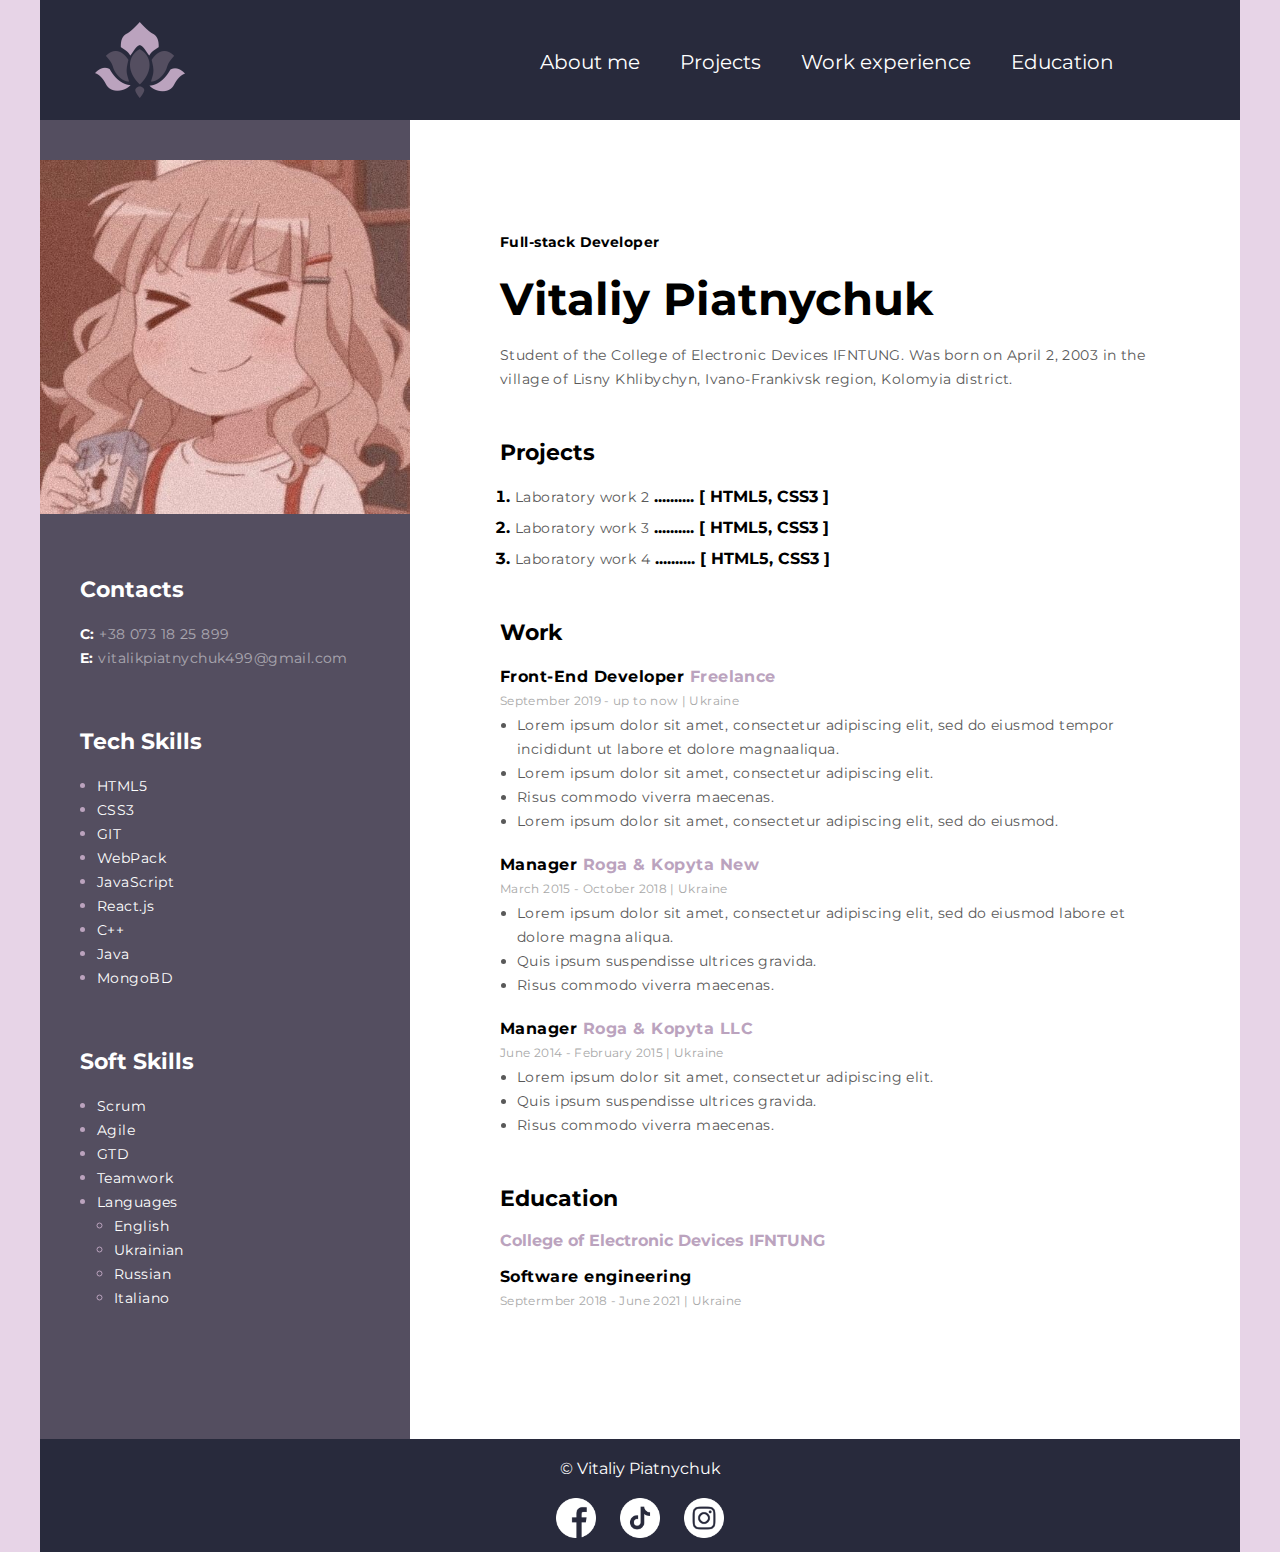
<file: index.html>
<!DOCTYPE html>
<html lang="uk">

<head>
    <meta charset="UTF-8">
    <meta name="viewport" content="width=device-width, initial-scale=1.0">
    <link rel="stylesheet" href="./css/style.css">
    <link rel="preconnect" href="https://fonts.gstatic.com">
    <link href="https://fonts.googleapis.com/css2?family=Montserrat&display=swap" rel="stylesheet">
    <link rel="stylesheet" type="text/css"
        href="https://cdnjs.cloudflare.com/ajax/libs/font-awesome/4.4.0/css/font-awesome.css">
    <script src="https://ajax.googleapis.com/ajax/libs/jquery/3.3.1/jquery.min.js"></script>
    <link rel="SHORTCUT ICON" href="./img/favicon.ico" type="image/x-icon">
    <title>My rezume</title>
</head>

<body>
    <div class="menu">
        <a href="./index.html"><img src="./img/logo.png" alt="logo" class="logo"></a>
        <nav>
            <ul>
                <li>
                    <a href="#about"> About me </a>
                </li>
                <li>
                    <a href="#projects">Projects </a>
                </li>
                <li>
                    <a href="#experience"> Work experience </a>
                </li>
                <li>
                    <a href="#education"> Education </a>
                </li>
            </ul>

        </nav>
    </div>
    <!-- main container -->
    <div class="container">
    
        <aside>
            <img src="./img/photo.jpg" alt="My photo" >
            
            <!-- Contacts -->
            <div class="aside-padding">
                <h3 class="tag-aside">
                    Contacts
                </h3>
                <div> <span class="symbol"> C: </span> <a class="link" href="tel:380731825899"> +38 073 18 25 899 </a> </div>

                <div> <span class="symbol"> E: </span> <a class="link" href="mailto:vitalikpiatnychuk499@gmail.com"> vitalikpiatnychuk499@gmail.com </a> </div>
            </div>

            <!-- tech skill container-->
            <div class="aside-padding">
                <h3 class="tag-aside">Tech Skills</h3>

                <ul>
                    <li class="dote">
                        <span class="list-text">HTML5</span>
                    </li>
                    <li class="dote">
                        <span class="list-text">CSS3</span>
                    </li>
                    <li class="dote">
                        <span class="list-text">GIT</span>
                    </li>
                    <li class="dote">
                        <span class="list-text">WebPack</span>
                    </li>
                    <li class="dote">
                        <span class="list-text">JavaScript</span>
                    </li>
                    <li class="dote">
                        <span class="list-text">React.js</span>
                    </li>
                    <li class="dote">
                        <span class="list-text">С++</span>
                    </li>
                    <li class="dote">
                        <span class="list-text">Java</span>
                    </li>
                    <li class="dote">
                        <span class="list-text">MongoBD</span>
                    </li>
                </ul>
            </div>

            <!-- soft skill container-->
            <div class="aside-padding">
                <h3 class="tag-aside">Soft Skills</h3>
            
                <ul>
                    <li class="dote">
                        <span class="list-text">Scrum</span>
                    </li>
                    <li class="dote">
                        <span class="list-text">Agile</span>
                    </li>
                    <li class="dote">
                        <span class="list-text">GTD</span>
                    </li>
                    <li class="dote">
                        <span class="list-text">Teamwork</span>
                    </li>
                    <li class="dote">
                        <span class="list-text">Languages</span>
                        <ul>
                            <li class="dote">
                                <span class="list-text">English</span>
                            </li>
                            <li class="dote">
                                <span class="list-text">Ukrainian</span>
                            </li>
                            <li class="dote">
                                <span class="list-text">Russian</span>
                            </li>
                            <li class="dote">
                                <span class="list-text">Italiano</span>
                            </li>
                        </ul>
                    </li>
                </ul>
            </div>
        </aside>

        <!-- about container -->
        <div class="about-me">
            <!-- about me main info container -->
            <div>
                <h2 class="profession">Full-stack Developer</h2>
                <h1 class="name" id="about">Vitaliy Piatnychuk</h1>

                <p class="faq-info">Student of the College of Electronic Devices IFNTUNG. Was born on April 2, 2003 in the village of Lisny Khlibychyn,
                Ivano-Frankivsk region, Kolomyia district.</p>
            </div>

            <!-- projects container -->
            <div>
                <h3 class="project" id="projects">Projects</h3>

                <ol>
                    <li class="list-number">
                        <a class="main-link" href="./lab2.html">Laboratory work 2</a>
                        <span>..........</span>
                        <span>[ HTML5, CSS3 ]</span>
                    </li>
                    <li class="list-number">
                        <a class="main-link" href="./lab3.html">Laboratory work 3</a>
                        <span>..........</span>
                        <span>[ HTML5, CSS3 ]</span>
                    </li>
                    <li class="list-number">
                        <a class="main-link" href="./lab4.html">Laboratory work 4</a>
                        <span>..........</span>
                        <span>[ HTML5, CSS3 ]</span>
                    </li>
                </ol>
            </div>

            <!-- work experience container -->
            <div>

                <h3 class="tag-main" id="experience">Work </h3>

                <!-- company 1 -->
                <div>
                    <h4 class="tag-main-item">Front-End Developer <span class="orange-item">Freelance</span></h4>
                    <span class="date-place">September 2019 - up to now | Ukraine</span>
                
                    <ul>
                        <li class="list-main-text">Lorem ipsum dolor sit amet, consectetur adipiscing elit, sed do eiusmod tempor incididunt ut labore et dolore magnaaliqua.</li>
                        <li class="list-main-text">Lorem ipsum dolor sit amet, consectetur adipiscing elit.</li>
                        <li class="list-main-text">Risus commodo viverra maecenas.</li>
                        <li class="list-main-text">Lorem ipsum dolor sit amet, consectetur adipiscing elit, sed do eiusmod.</li>
                    </ul>
                </div>
            
                <!-- company 2 -->
                <div>
                    <h4 class="tag-main-item">Manager <span class="orange-item">Roga & Kopyta New</span></h4>
                    <span class="date-place">March 2015 - October 2018 | Ukraine</span>
                
                    <ul>
                        <li class="list-main-text">Lorem ipsum dolor sit amet, consectetur adipiscing elit, sed do eiusmod labore et dolore magna aliqua.</li>
                        <li class="list-main-text">Quis ipsum suspendisse ultrices gravida.</li>
                        <li class="list-main-text">Risus commodo viverra maecenas.</li>
                    </ul>
                </div>

                <!-- company 3 -->
                <div>
                    <h4 class="tag-main-item">Manager <span class="orange-item">Roga & Kopyta LLC</span></h4>
                    <span class="date-place">June 2014 - February 2015 | Ukraine</span>
                
                    <ul>
                        <li class="list-main-text">Lorem ipsum dolor sit amet, consectetur adipiscing elit.</li>
                        <li class="list-main-text">Quis ipsum suspendisse ultrices gravida.</li>
                        <li class="list-main-text">Risus commodo viverra maecenas.</li>
                    </ul>
                </div>
                

                
            </div>

            <!-- Education container -->
            <div>
                <h3 class="tag-main" id="education">Education</h3>
                
                
                <div>
                    <h4 class="orange-item">College of Electronic Devices IFNTUNG</h4>
                    <h4 class="specialization">Software engineering</h4>
                    <span class="date-place">Septermber 2018 - June 2021 | Ukraine</span>
                </div>
            </div>
        </div>
    </div>
    <div class="footer">
        <span>&copy; Vitaliy Piatnychuk</span>
        <ul class="social-icons">
            <li><a href="https://www.facebook.com/vitalik.piatnychuk.7" target="_blank"><img src='./img/facebook.png' alt="facebook icon"/></a></li>
            <li><a href="https://www.tiktok.com/@vv_piarchuk_vv" target="_blank"><img src='./img/tiktok.png' alt="tiktok icon"/></a></li>
            <li><a href="https://www.instagram.com/vv_piarchuk_vv/" target="_blank"><img src='./img/instagram.png' alt="instagram icon"/></a></li>
        </ul>
    </div>
    <!--Scroll To Top-->
        <a href="/#" class="scroll-top" style="display: none;"><i class="fa fa-chevron-up"></i></a>
        <!-- Scroll To Top-->
            <script>
                $(window).scroll(function () {
                    if ($(this).scrollTop() > 100) {
                        $('.scroll-top').fadeIn();
                    } else {
                        $('.scroll-top').fadeOut();
                    }
                });
                $('.scroll-top').click(function () {
                    $("html, body").animate({
                        scrollTop: 0
                    }, 0);
                    return false;
                });
            </script>
</body>
</html>
</file>
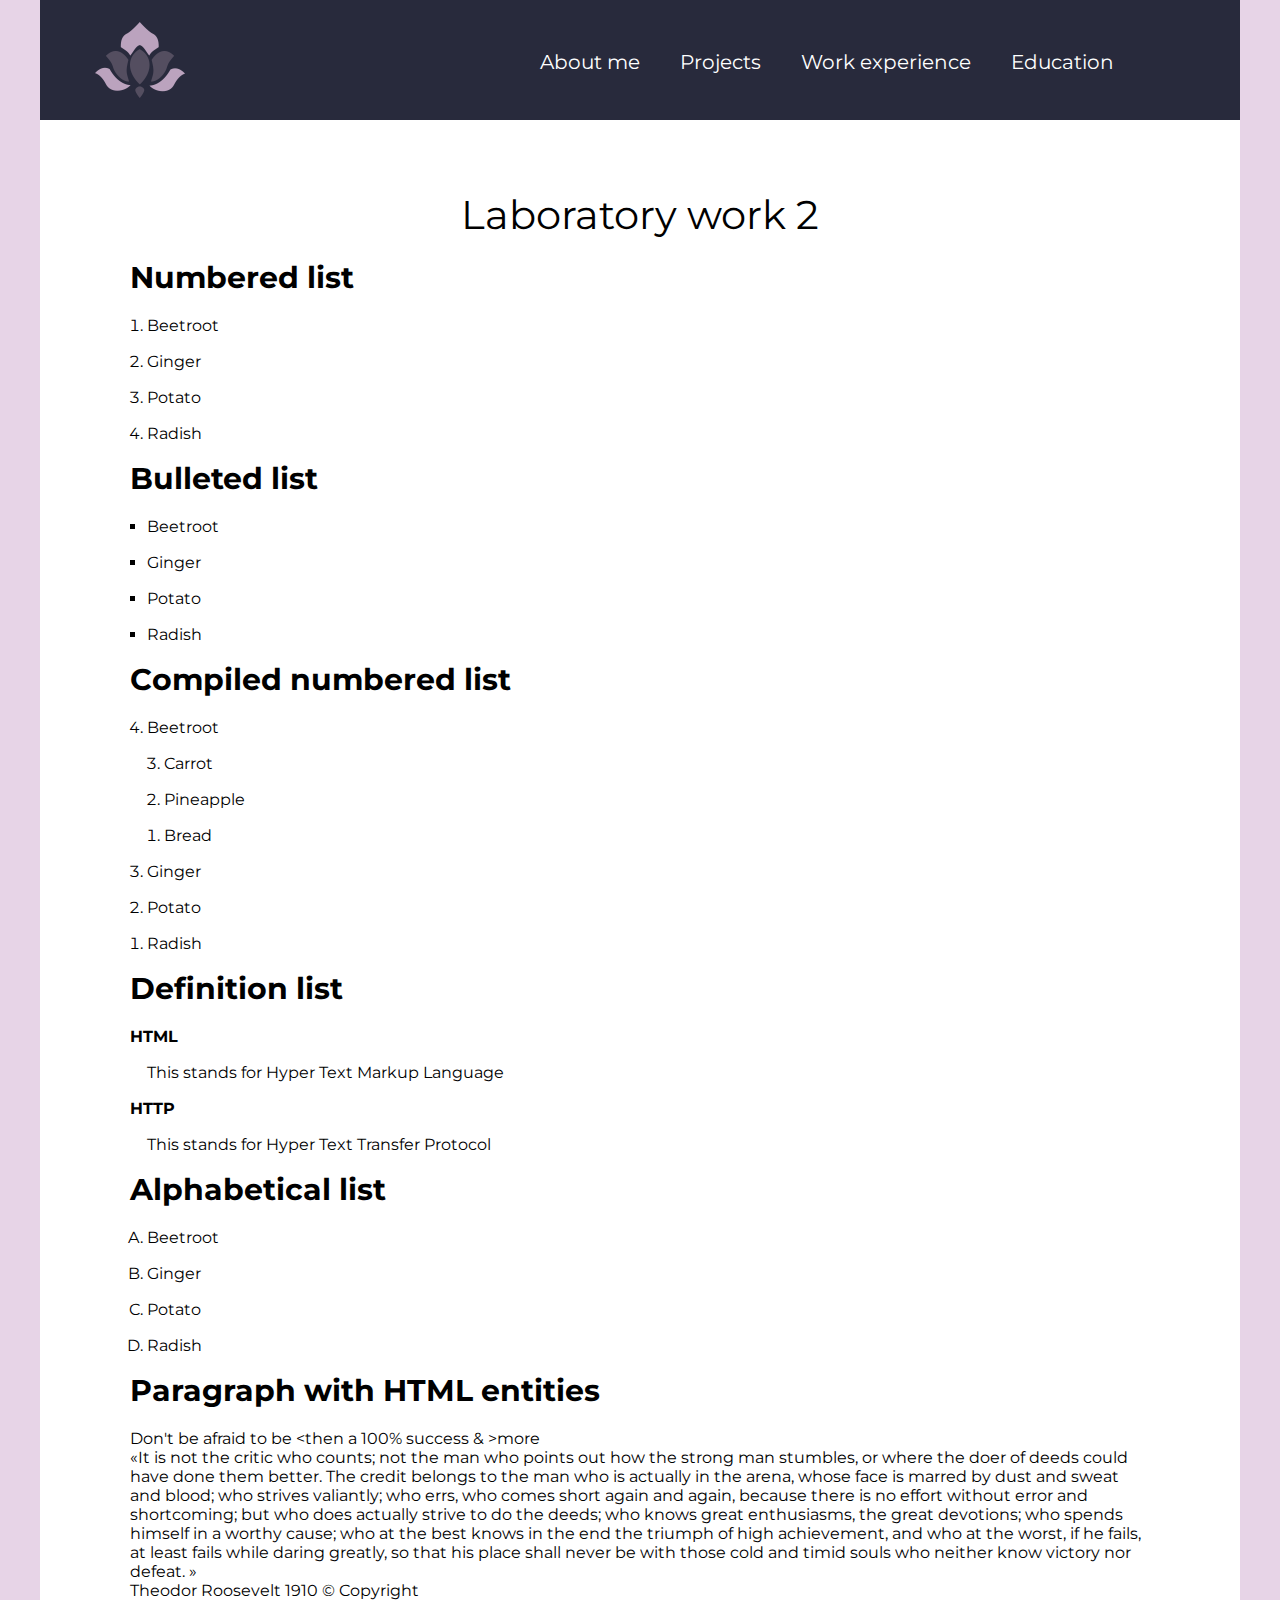
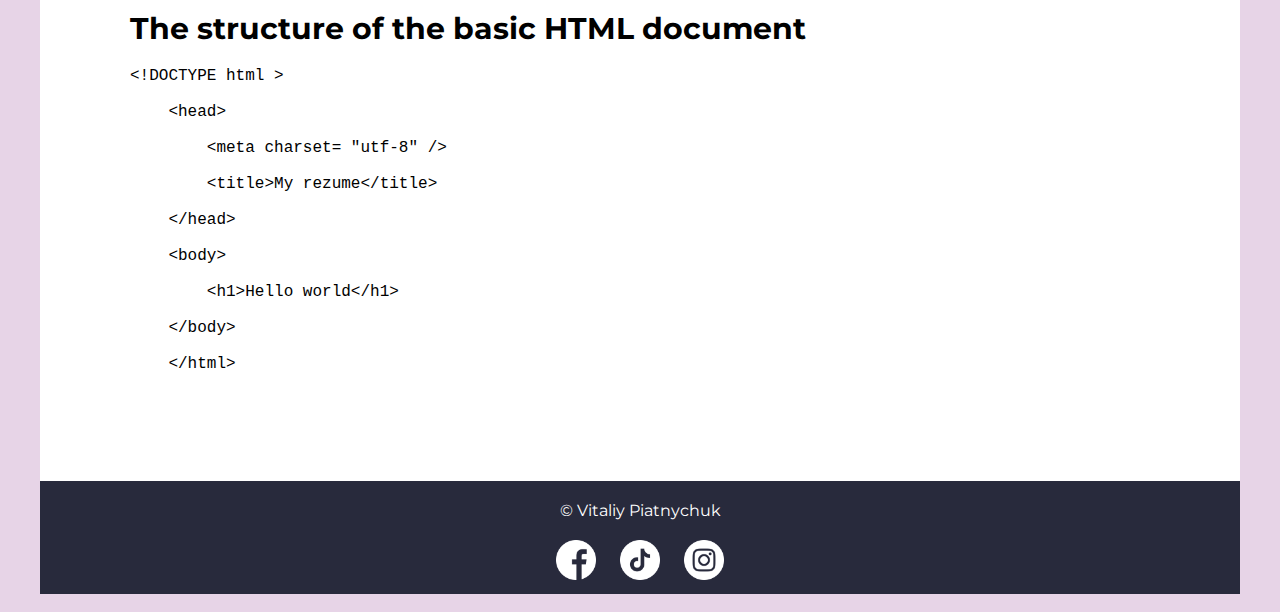
<file: lab2.html>
<!DOCTYPE html>
<html lang="uk">

<head>
    <meta charset="UTF-8">
    <meta name="viewport" content="width=device-width, initial-scale=1.0">
    <link rel="stylesheet" href="./css/style.css">
    <link rel="stylesheet" href="./css/lab.css">
    <link rel="preconnect" href="https://fonts.gstatic.com">
    <link href="https://fonts.googleapis.com/css2?family=Montserrat&display=swap" rel="stylesheet">
    <link rel="stylesheet" type="text/css"
        href="https://cdnjs.cloudflare.com/ajax/libs/font-awesome/4.4.0/css/font-awesome.css">
    <script src="https://ajax.googleapis.com/ajax/libs/jquery/3.3.1/jquery.min.js"></script>
    <link rel="SHORTCUT ICON" href="./img/favicon.ico" type="image/x-icon">
    <title>Laboratory work 2</title>
</head>

<body>
    <div class="menu">
        <a href="./index.html"><img src="./img/logo.png" alt="logo" class="logo"></a>
        <nav>
            <ul>
                <li>
                    <a href="./index.html#about"> About me </a>
                </li>
                <li>
                    <a href="./index.html#projects">Projects </a>
                </li>
                <li>
                    <a href="./index.html#experience"> Work experience </a>
                </li>
                <li>
                    <a href="./index.html#education"> Education </a>
                </li>
            </ul>

        </nav>
    </div>
    <!-- main container -->

    <div class="container lab-container">
        <div class="lab">
            <div class="tag-lab-main">Laboratory work 2</div>
            <h3 class="tag-lab">Numbered list</h3>
            <ol>
                <li>Beetroot</li>
                <li>Ginger</li>
                <li>Potato</li>
                <li>Radish</li>
             </ol>
            <h3 class="tag-lab">Bulleted list</h3>
            <ul >
                <li>Beetroot</li>
                <li>Ginger</li>
                <li>Potato</li>
                <li>Radish</li>
             </ul>
            <h3 class="tag-lab">Сompiled numbered list</h3>
            <ol reversed>
                <li>
                    Beetroot
                    <ol reversed>
                    <li>Carrot</li>
                    <li>Pineapple</li>
                    <li>Bread</li>
                </ol>
                </li>
                <li>Ginger</li>
                <li>Potato</li>
                <li>Radish</li>
             </ol>
            <h3 class="tag-lab">Definition list</h3>
            <dl>
                <dt><b>HTML</b></dt>
                <dd>This stands for Hyper Text Markup Language</dd>
                <dt><b>HTTP</b></dt>
                <dd>This stands for Hyper Text Transfer Protocol</dd>
             </dl>
            <h3 class="tag-lab">Alphabetical list</h3>
            <ol type="A">
                <li>Beetroot</li>
                <li>Ginger</li>
                <li>Potato</li>
                <li>Radish</li>
             </ol>
            <h3 class="tag-lab">Paragraph with HTML entities</h3>
            <p> 
                Don't be afraid to be &lt;then a 100% success & &gt;more
            </p>
            <q>It is not the critic who counts; 
            not the man who points out how the strong man stumbles,
                or where the doer of deeds could have done them better. 
                The credit belongs to the man who is actually in the arena, 
                whose face is marred by dust and sweat and blood; who strives valiantly; 
                who errs, who comes short again and again, because there is no effort 
                without error and shortcoming; but who does actually strive to do the deeds; 
                who knows great enthusiasms, the great devotions; who spends himself in a worthy cause; 
                who at the best knows in the end the triumph of high achievement, and who at the worst, 
                if he fails, at least fails while daring greatly, 
                so that his place shall never be with those cold and timid souls who neither know victory nor defeat.
            </q>
            <p>
                Theodor Roosevelt 1910 &copy; Copyright
            </p>
            <h3 class="tag-lab">The structure of the basic HTML document</h3>
            <pre class="entities">
&lt;!DOCTYPE html &gt;<br />
    &lt;head&gt;<br />
        &lt;meta charset= &quot;utf-8&quot; /&gt;<br />
        &lt;title&gt;My rezume&lt;/title&gt;<br />
    &lt;/head&gt;<br />
    &lt;body&gt;<br />
        &lt;h1&gt;Hello world&lt;/h1&gt;<br />
    &lt;/body&gt;<br />
    &lt;/html&gt;
            </pre>
        </div>
    </div>

    <div class="footer">
        <span>&copy; Vitaliy Piatnychuk</span>
        <ul class="social-icons">
            <li><a href="https://www.facebook.com/vitalik.piatnychuk.7" target="_blank"><img src='./img/facebook.png'
                        alt="facebook icon" /></a></li>
            <li><a href="https://www.tiktok.com/@vv_piarchuk_vv" target="_blank"><img src='./img/tiktok.png'
                        alt="tiktok icon" /></a></li>
            <li><a href="https://www.instagram.com/vv_piarchuk_vv/" target="_blank"><img src='./img/instagram.png'
                        alt="instagram icon" /></a></li>
        </ul>
    </div>
    <!--Scroll To Top-->
    <a href="/#" class="scroll-top" style="display: none;"><i class="fa fa-chevron-up"></i></a>
    <!-- Scroll To Top-->
    <script>
        $(window).scroll(function () {
            if ($(this).scrollTop() > 100) {
                $('.scroll-top').fadeIn();
            } else {
                $('.scroll-top').fadeOut();
            }
        });
        $('.scroll-top').click(function () {
            $("html, body").animate({
                scrollTop: 0
            }, 0);
            return false;
        });
    </script>
</body>

</html>
</file>
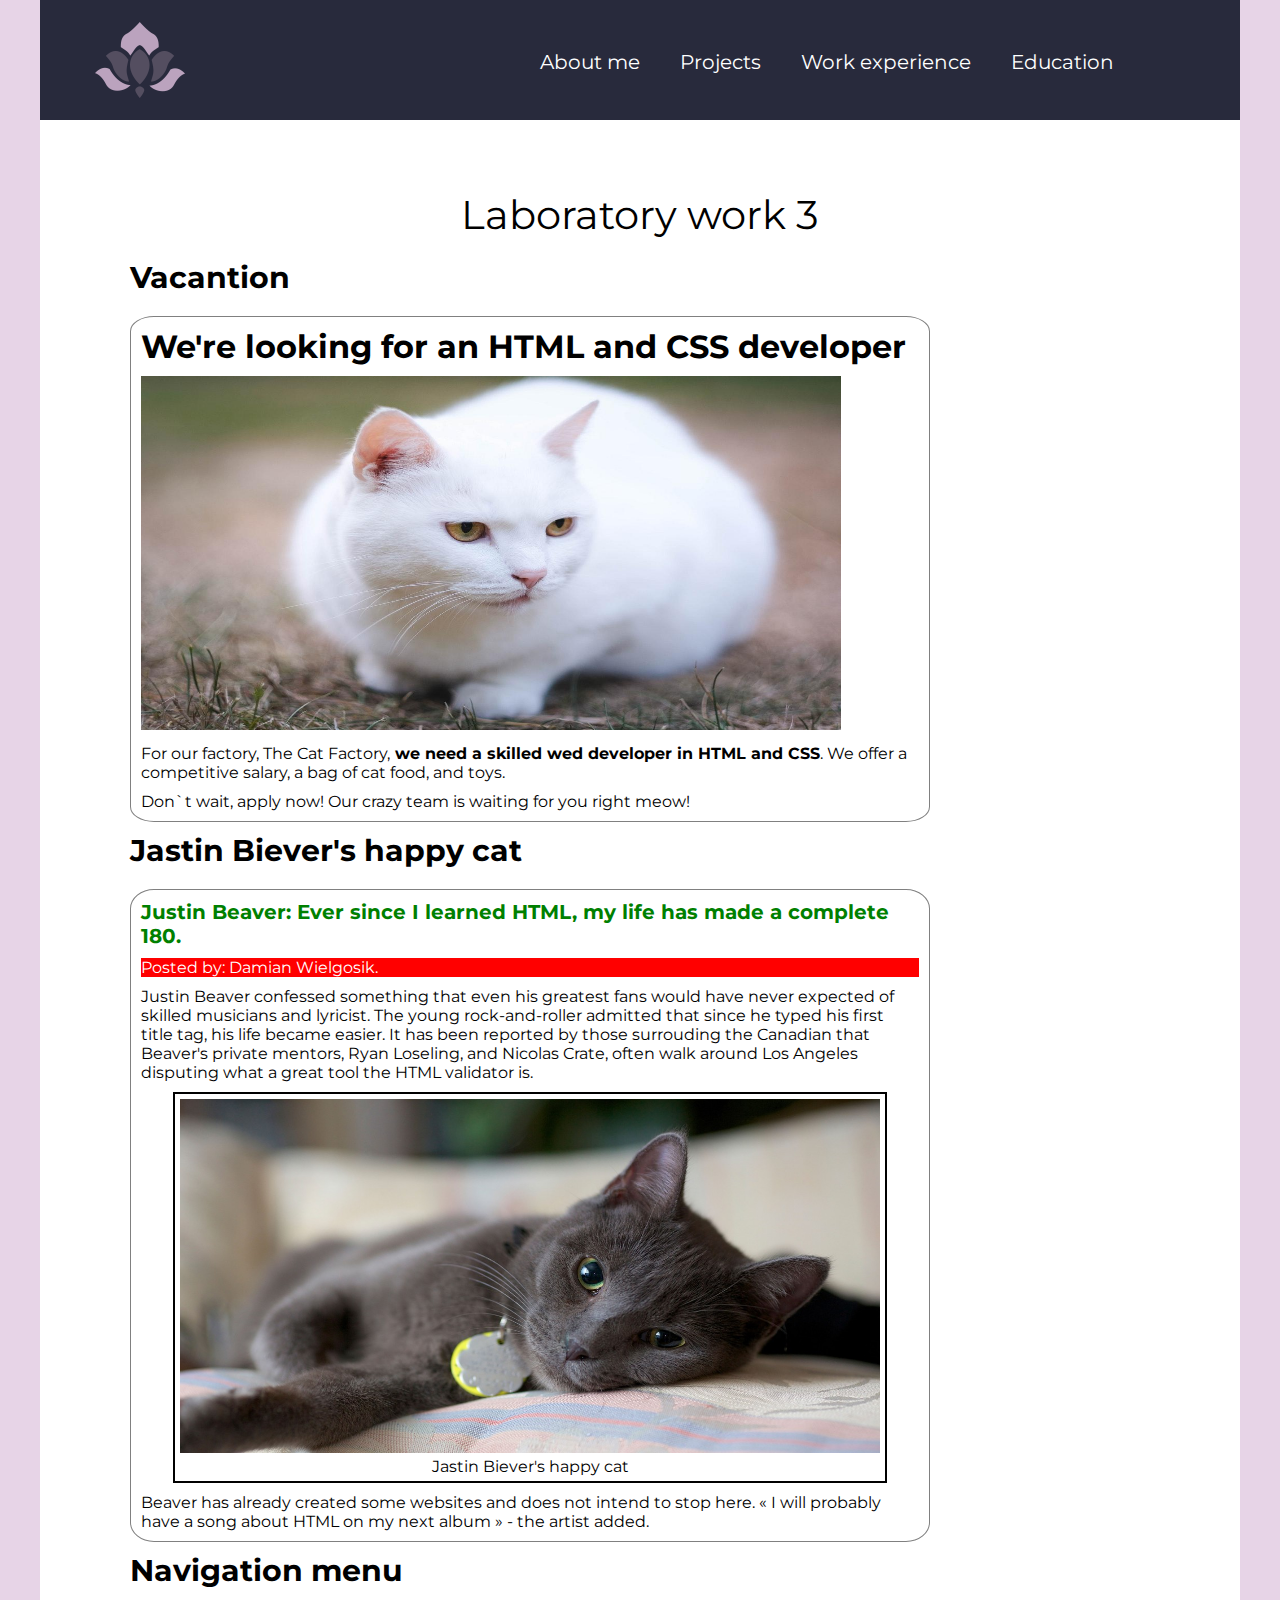
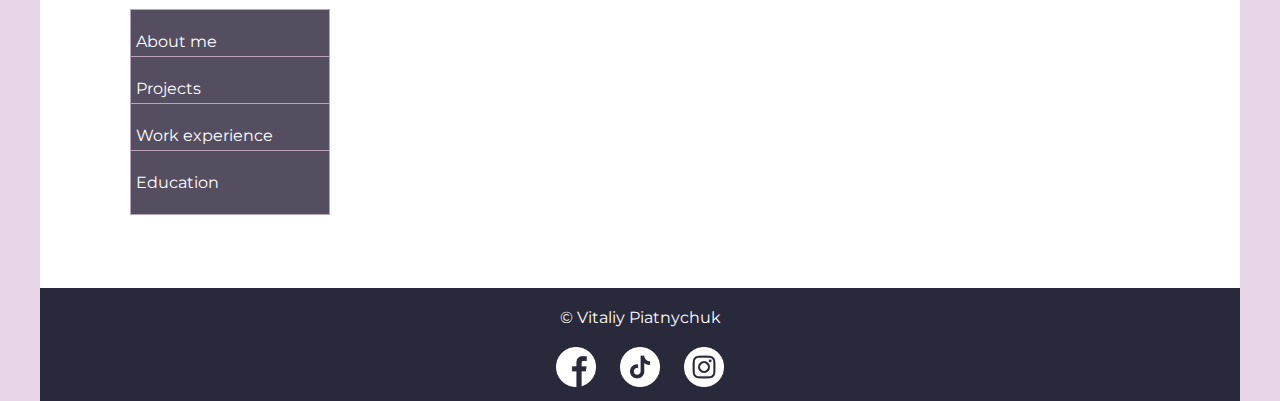
<file: lab3.html>
<!DOCTYPE html>
<html lang="uk">

<head>
    <meta charset="UTF-8">
    <meta name="viewport" content="width=device-width, initial-scale=1.0">
    <link rel="stylesheet" href="./css/style.css">
    <link rel="stylesheet" href="./css/lab.css">
    <link rel="preconnect" href="https://fonts.gstatic.com">
    <link href="https://fonts.googleapis.com/css2?family=Montserrat&display=swap" rel="stylesheet">
    <link rel="stylesheet" type="text/css"
        href="https://cdnjs.cloudflare.com/ajax/libs/font-awesome/4.4.0/css/font-awesome.css">
    <script src="https://ajax.googleapis.com/ajax/libs/jquery/3.3.1/jquery.min.js"></script>
    <link rel="SHORTCUT ICON" href="./img/favicon.ico" type="image/x-icon">
    <title>Laboratory work 3</title>
</head>

<body>
    <div class="menu">
        <a href="./index.html"><img src="./img/logo.png" alt="logo" class="logo"></a>
        <nav>
            <ul>
                <li>
                    <a href="./index.html#about"> About me </a>
                </li>
                <li>
                    <a href="./index.html#projects">Projects </a>
                </li>
                <li>
                    <a href="./index.html#experience"> Work experience </a>
                </li>
                <li>
                    <a href="./index.html#education"> Education </a>
                </li>
            </ul>

        </nav>
    </div>

    <!-- main container -->
    <div class="container lab-container">
        <div class="lab">

            <div class="tag-lab-main">Laboratory work 3</div>

            <h3 class="tag-lab">Vacantion</h3>
            <section class="section-lab3">
                <h1>We're looking for an HTML and CSS developer</h1>
                <img src="./img/white-cat.jpg" alt="white-cat">
                <p>
                    For our factory, The Cat Factory,<strong> we need a skilled wed developer in HTML and CSS</strong>. We offer a competitive salary, a bag of cat food, and toys.
                </p>
                <p>
                    Don`t wait, apply now! Our crazy team is waiting for you right meow!
                </p>
            </section>

            <h3 class="tag-lab">Jastin Biever's happy cat</h3>
            <article class="section-lab3">
                <h1 >
                    Justin Beaver: Ever since I learned HTML, my life has made a complete 180.
                </h1>
                <p>
                    Posted by: Damian Wielgosik.
                </p>
                <p>
                    Justin Beaver confessed something that even his greatest fans would have never expected of skilled musicians and lyricist. The young rock-and-roller admitted that since he typed his first title tag, his life became easier. It has been reported by those surrouding the Canadian that Beaver's private mentors, Ryan Loseling, and Nicolas Crate, often walk around Los Angeles disputing what a great tool the HTML validator is.
                </p>
                <div>
                    <figure>
                        <img src="./img/bieber-cat.jpg" alt="bieber-cat">
                        <figcaption>
                                Jastin Biever's happy cat
                        </figcaption>
                    </figure>
                </div>
                <p>
                    Beaver has already created some websites and does not intend to stop here.
                    <q>
                        I will probably have a song about HTML on my next album
                    </q> - the artist added.
                </p>
            </article>
            
            <h3 class="tag-lab">Navigation menu</h3>
            <nav class="lab-menu">
                <ul>
                    <li>
                        <a href="./index.html#about"> About me </a>
                    </li>
                    <li>
                        <a href="./index.html#projects"> Projects </a>
                    </li>
                    <li>
                        <a href="./index.html#experience"> Work experience </a>
                    </li>
                    <li>
                        <a href="./index.html#education"> Education </a>
                    </li>
                </ul>
    
            </nav>
        </div>
    </div>

    <div class="footer">
        <span>&copy; Vitaliy Piatnychuk</span>
        <ul class="social-icons">
            <li><a href="https://www.facebook.com/vitalik.piatnychuk.7" target="_blank"><img src='./img/facebook.png'
                        alt="facebook icon" /></a></li>
            <li><a href="https://www.tiktok.com/@vv_piarchuk_vv" target="_blank"><img src='./img/tiktok.png'
                        alt="tiktok icon" /></a></li>
            <li><a href="https://www.instagram.com/vv_piarchuk_vv/" target="_blank"><img src='./img/instagram.png'
                        alt="instagram icon" /></a></li>
        </ul>
    </div>
    <!--Scroll To Top-->
    <a href="/#" class="scroll-top" style="display: none;"><i class="fa fa-chevron-up"></i></a>
    <!-- Scroll To Top-->
    <script>
        $(window).scroll(function () {
            if ($(this).scrollTop() > 100) {
                $('.scroll-top').fadeIn();
            } else {
                $('.scroll-top').fadeOut();
            }
        });
        $('.scroll-top').click(function () {
            $("html, body").animate({
                scrollTop: 0
            }, 0);
            return false;
        });
    </script>
</body>

</html>
</file>
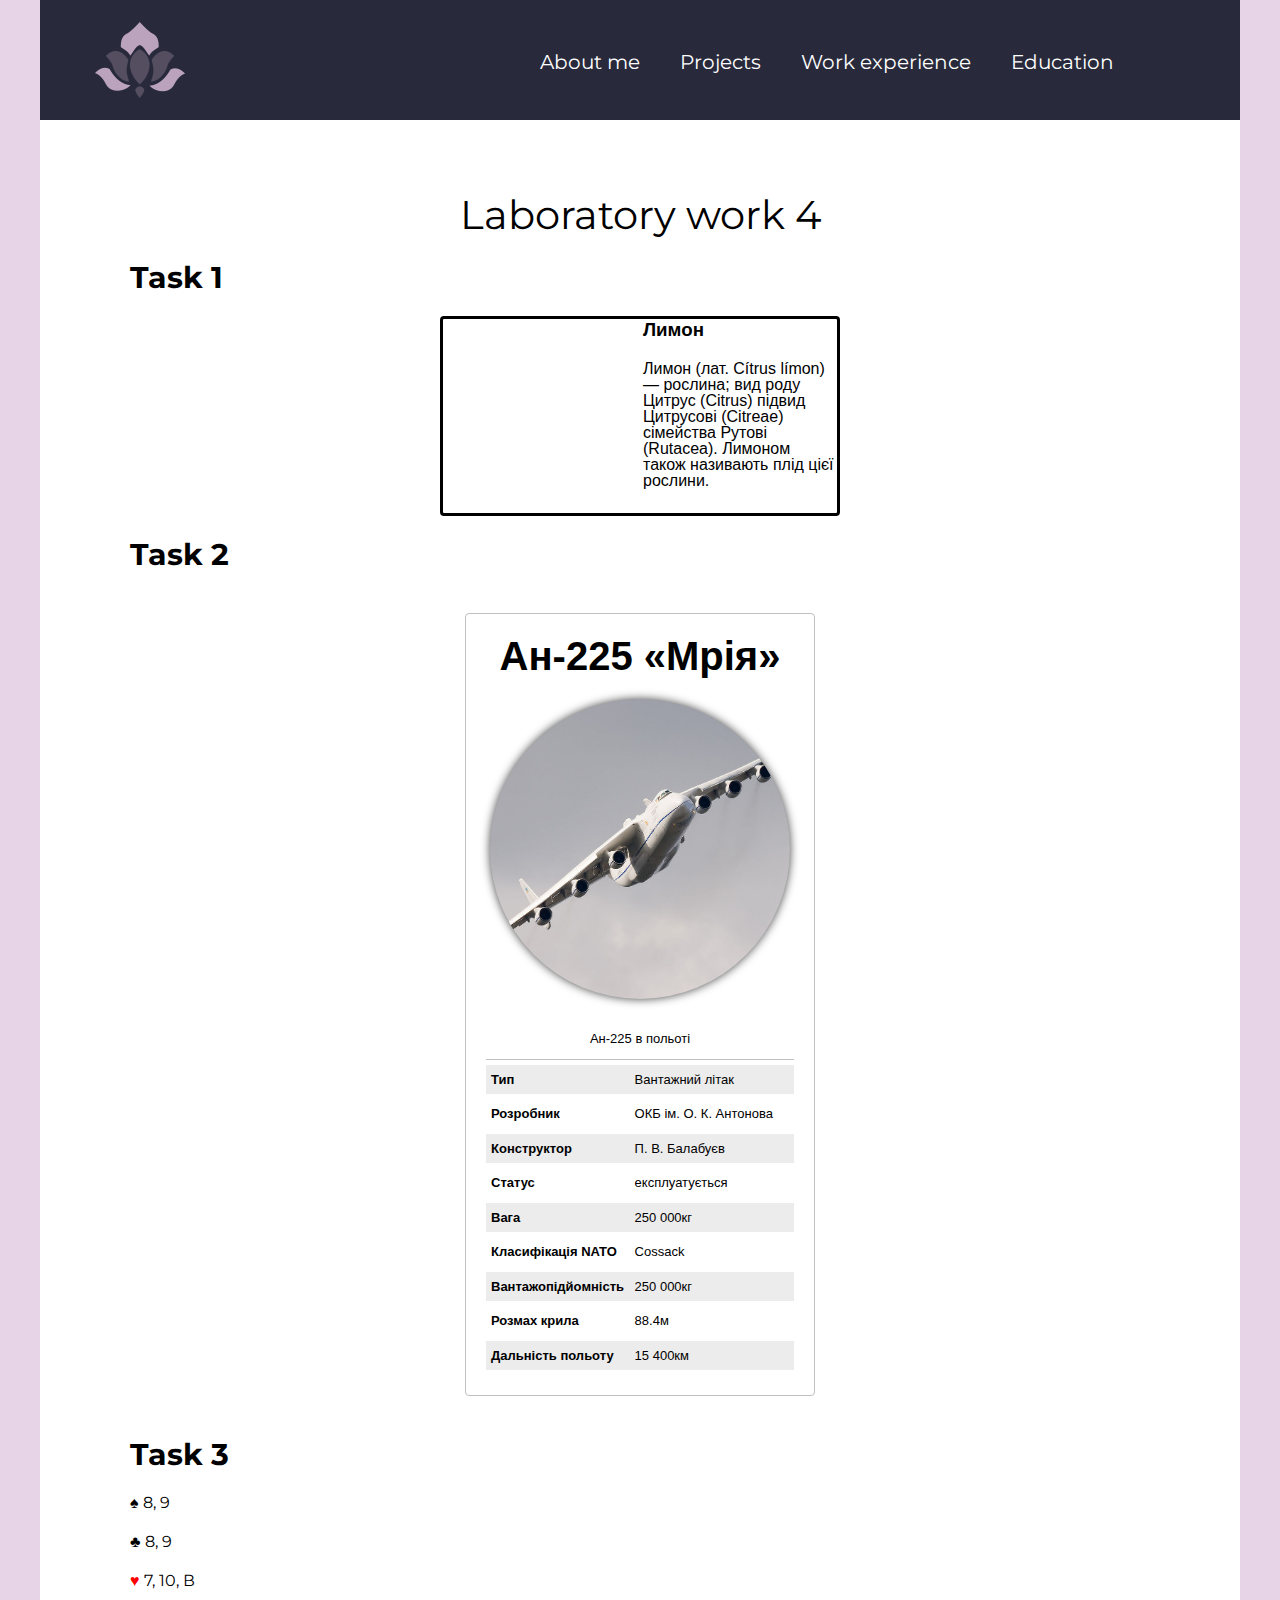
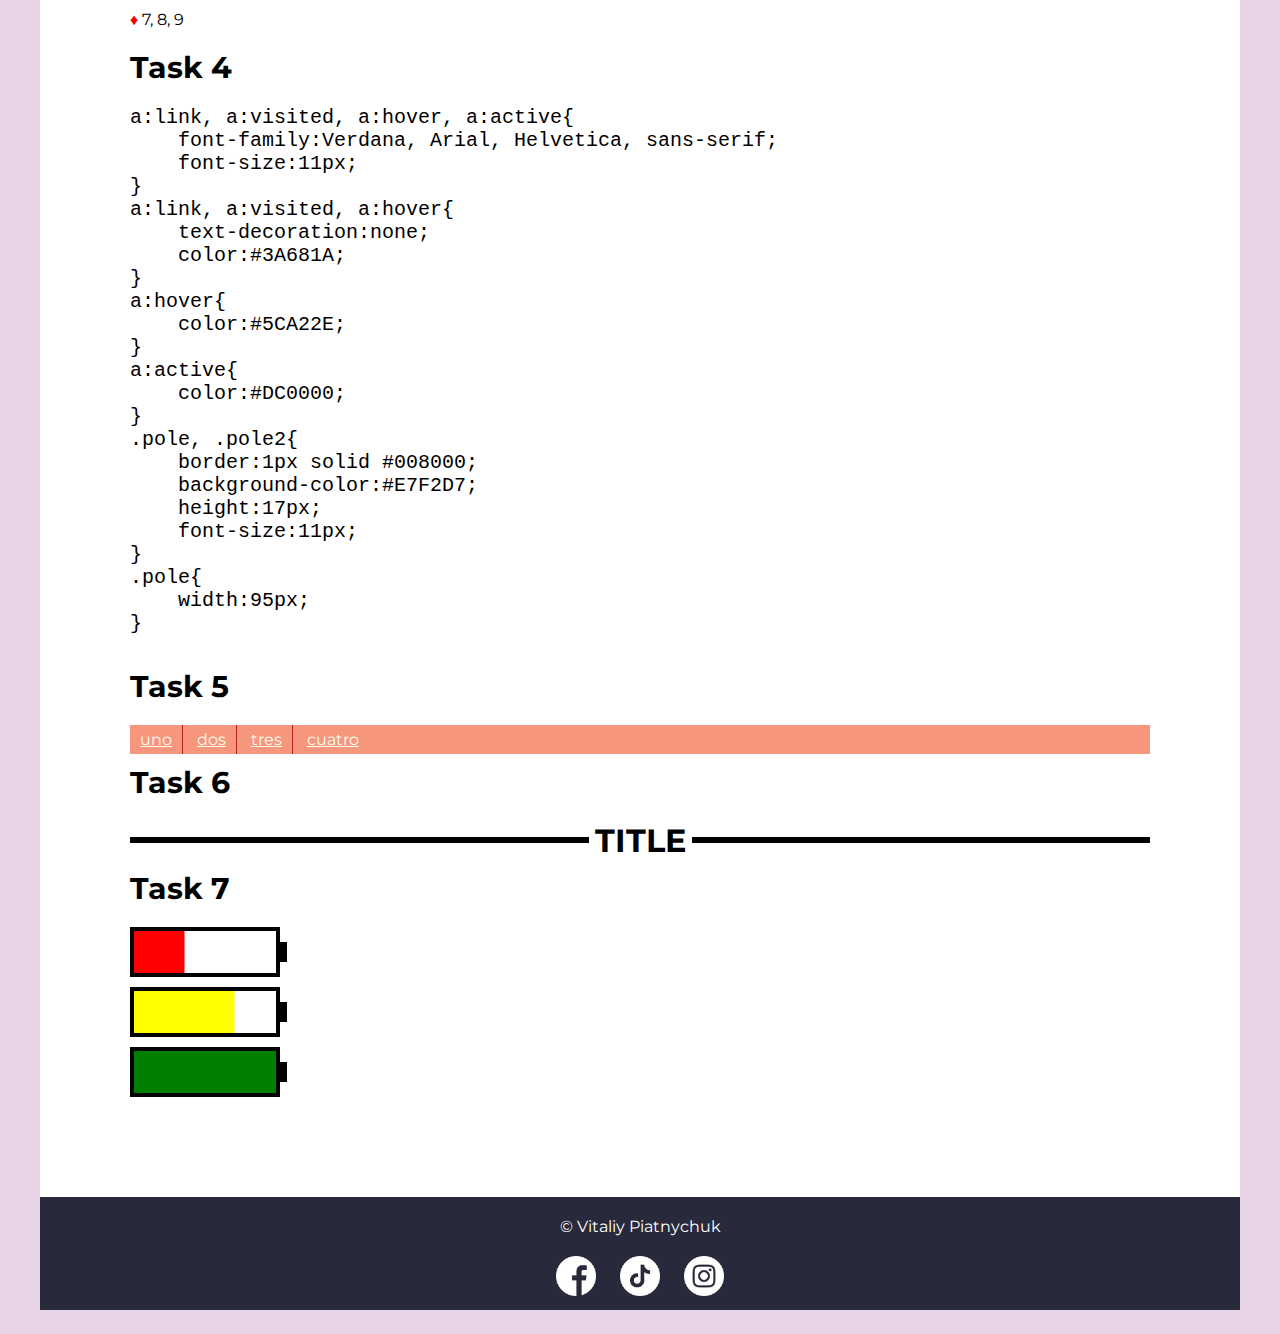
<file: lab4.html>
<!DOCTYPE html>
<html lang="uk">

<head>
    <meta charset="UTF-8">
    <meta name="viewport" content="width=device-width, initial-scale=1.0">
    <link rel="stylesheet" href="./css/style.css">
    <link rel="stylesheet" href="./css/lab.css">
    <link rel="preconnect" href="https://fonts.gstatic.com">
    <link href="https://fonts.googleapis.com/css2?family=Montserrat&display=swap" rel="stylesheet">
    <link rel="stylesheet" type="text/css"
        href="https://cdnjs.cloudflare.com/ajax/libs/font-awesome/4.4.0/css/font-awesome.css">
    <script src="https://ajax.googleapis.com/ajax/libs/jquery/3.3.1/jquery.min.js"></script>
    <link rel="SHORTCUT ICON" href="./img/favicon.ico" type="image/x-icon">
    <title>Laboratory work 4</title>
</head>

<body>
    <div class="menu">
        <a href="./index.html"><img src="./img/logo.png" alt="logo" class="logo"></a>
        <nav>
            <ul>
                <li>
                    <a href="./index.html#about"> About me </a>
                </li>
                <li>
                    <a href="./index.html#projects">Projects </a>
                </li>
                <li>
                    <a href="./index.html#experience"> Work experience </a>
                </li>
                <li>
                    <a href="./index.html#education"> Education </a>
                </li>
            </ul>

        </nav>
    </div>

    <!-- main container -->
    <div class="container lab-container">
        <div class="lab">
            <div class="tag-lab-main">Laboratory work 4</div>

            <h3 class="tag-lab">Task 1</h3>
            <div class="myblock">
                <div class="lemon"></div>
                <div class="about-lemon">
                    <h3>Лимон</h3>
                    <p>Лимон (лат. Cítrus límon) — рослина; вид роду Цитрус (Citrus) підвид Цитрусові (Citreae) сімейства Рутові (Rutacea). Лимоном також називають плід цієї рослини.</p>
                </div>
            </div>

            <h3 class="tag-lab">Task 2</h3>
            <div class="wrap-lab4">
                <h1>Ан-225 «Мрія»</h1>
                <img src="./img/cossacs.jpg" alt="Ан-225">
                <p class="info">Ан-225 в польоті</p>
                <p><span class="side">Тип</span> 	Вантажний літак</p>
                <p><span class="side">Розробник</span> ОКБ ім. О. К. Антонова</p>
                <p><span class="side">Конструктор</span> 	П. В. Балабуєв</p>
                <p><span class="side">Статус</span> 	експлуатується</p>
                <p><span class="side">Вага</span> 250 000кг</p>
                <p><span class="side">Класифікація NATO</span> Cossack</p>
                <p><span class="side">Вантажопідйомність</span> 250 000кг</p>
                <p><span class="side">Розмах крила</span> 88.4м</p>
                <p><span class="side">Дальність польоту</span> 15 400км</p>
            </div>

            <h3 class="tag-lab">Task 3</h3>
            <div class="card-icon">
                <p>&#x2660; 8, 9</p>
                <p>&#x2663; 8, 9</p>
                <p><span class="red-card"> &#x2665; </span> 7, 10, В</p>
                <p><span class="red-card"> &#x2666; </span> 7, 8, 9</p>
            </div>
            <h3 class="tag-lab">Task 4</h3>
            <pre class="css-code">
a:link, a:visited, a:hover, a:active{
    font-family:Verdana, Arial, Helvetica, sans-serif;
    font-size:11px;
}
a:link, a:visited, a:hover{
    text-decoration:none;
    color:#3A681A;
}
a:hover{
    color:#5CA22E;
}
a:active{
    color:#DC0000;
}
.pole, .pole2{
    border:1px solid #008000;
    background-color:#E7F2D7;
    height:17px;
    font-size:11px;
}
.pole{
    width:95px;  
}
            </pre>

            <h3 class="tag-lab">Task 5</h3>
            <div class="links">
                <a href="./index.html#about">uno</a>
                <a href="./index.html#projects">dos</a>
                <a href="./index.html#experience">tres</a>
                <a href="./index.html#education">cuatro</a>
            </div>

            <h3 class="tag-lab">Task 6</h3>
            <div class="header-center">
                <div class="horizontal-line"></div>
                <h1>TITLE</h1>
                <div class="horizontal-line"></div>
            </div>
            
            <h3 class="tag-lab">Task 7</h3>
            <div class="battery battery-red"></div>
            <div class="battery battery-yellow"></div>
            <div class="battery battery-green"></div>
            
        </div>
    </div>

    <div class="footer">
        <span>&copy; Vitaliy Piatnychuk</span>
        <ul class="social-icons">
            <li><a href="https://www.facebook.com/vitalik.piatnychuk.7" target="_blank"><img src='./img/facebook.png'
                        alt="facebook icon" /></a></li>
            <li><a href="https://www.tiktok.com/@vv_piarchuk_vv" target="_blank"><img src='./img/tiktok.png'
                        alt="tiktok icon" /></a></li>
            <li><a href="https://www.instagram.com/vv_piarchuk_vv/" target="_blank"><img src='./img/instagram.png'
                        alt="instagram icon" /></a></li>
        </ul>
    </div>
    <!--Scroll To Top-->
    <a href="/#" class="scroll-top" style="display: none;"><i class="fa fa-chevron-up"></i></a>
    <!-- Scroll To Top-->
    <script>
        $(window).scroll(function () {
            if ($(this).scrollTop() > 100) {
                $('.scroll-top').fadeIn();
            } else {
                $('.scroll-top').fadeOut();
            }
        });
        $('.scroll-top').click(function () {
            $("html, body").animate({
                scrollTop: 0
            }, 0);
            return false;
        });
    </script>
</body>

</html>
</file>
<file: css/style.css>
* {
  padding: 0;
  margin: 0;
  box-sizing: border-box;
}

html {
  scroll-behavior: smooth;
}

body {
  background: #e7d4e7;
  font-family: "Montserrat", sans-serif;
}

.menu {
  display: flex;
  text-align: center;
  width: 1200px;
  height: 120px;
  padding: 10px;
  background: #282a3c;
  color: #ffffff;
  margin: auto;
  
}

.menu nav a {
  text-decoration: none;
  color: #fff;
}

.menu nav a:hover {
  text-decoration: none;
  color: #bba3be;
}

.menu nav ul {
  display: flex;
  margin-top: 40px;
  margin-left: 330px;
}

.menu nav ul li {
  list-style-type: none;
  margin-left: 20px;
  margin-right: 20px;
  font-size: 20px;
}

.logo {
  margin-left: 40px;
  background: no-repeat;
  height: 100px;
  width: 100px;
  text-align: left;
}

aside {
  width: 370px;
  height: 1319px;
   background-color: #544e60;/* #1e2939 */
  padding-top: 40px;
  padding-bottom: 40px;
}

img {
  width: 370px;
  height: 354px;
  background-color: #f5f7fa;
}
.container {
  display: flex;
  width: 1200px;
  height: auto;
  margin: auto;
  background-color: #ffffff;
}

.about-me {
  padding-top: 110px;
  padding-bottom: 110px;
  padding-left: 90px;
  padding-right: 90px;
}

.tag-aside {
  padding-top: 60px;
  padding-bottom: 20px;
  font-size: 22px;
  line-height: 24px;
  font-weight: 700;
  color: #ffffff;
}

.aside-padding {
  padding-left: 40px;
  padding-right: 40px;
}

.link {
  opacity: 0.5;
  font-family: Montserrat;
  font-size: 14px;
  line-height: 24px;
  font-weight: 400;
  letter-spacing: 0.03em;
  color: #ffffff;
  text-decoration: none;
}

.symbol {
  font-family: Montserrat;
  font-size: 14px;
  line-height: 24px;
  font-weight: 700;
  letter-spacing: 0.03em;
  color: #ffffff;
}

.dote {
  color: #bba3be;
  margin-left: 17px;
}

.list-text {
  font-family: Montserrat;
  font-size: 14px;
  line-height: 24px;
  font-weight: 400;
  letter-spacing: 0.03em;
  color: #ffffff;
}

.profession {
  font-family: Montserrat;
  font-size: 14px;
  line-height: 24px;
  font-weight: 700;
  letter-spacing: 0.03em;
  color: #000000;
}

.name {
  font-family: Montserrat;
  font-size: 45px;
  line-height: 89px;
  font-weight: 700;
  color: #000000;
}

.faq-info {
  font-family: Montserrat;
  font-size: 14px;
  line-height: 24px;
  font-weight: 400;
  letter-spacing: 0.03em;
  color: #595959;
}

.tag-main {
  font-family: Montserrat;
  font-size: 22px;
  line-height: 24px;
  font-weight: 700;
  color: #000000;
  margin-top: 50px;
}

.project {
  font-family: Montserrat;
  font-size: 22px;
  line-height: 24px;
  font-weight: 700;
  color: #000000;
  margin-top: 50px;
  margin-bottom: 20px;
}

.tag-main-item {
  font-family: Montserrat;
  font-size: 16px;
  line-height: 24px;
  font-weight: 700;
  letter-spacing: 0.03em;
  color: #000000;
  margin-top: 20px;
}

.orange-item {
  color: #bba3be;
  margin-top: 20px;
  margin-bottom: 15px;
}

.specialization {
  font-family: Montserrat;
  font-size: 16px;
  line-height: 24px;
  font-weight: 700;
  letter-spacing: 0.03em;
  color: #000000;
  margin-top: 15px;
}

.list-number {
  margin-left: 15px;
  margin-top: 7px;
  font-weight: 700;
}

.main-link {
  font-family: Montserrat;
  font-size: 14px;
  line-height: 24px;
  font-weight: 400;
  letter-spacing: 0.03em;
  color: #595959;
  margin-top: 40px;
  text-decoration: none;
}

.date-place {
  font-family: Montserrat;
  font-size: 12px;
  line-height: 24px;
  font-weight: 400;
  letter-spacing: 0.03em;
  color: #a8a8a8;
  margin-bottom: 20px;
}

.list-main-text {
  margin-left: 17px;
  font-family: Montserrat;
  font-size: 14px;
  line-height: 24px;
  font-weight: 400;
  letter-spacing: 0.03em;
  color: #595959;
}

.footer {
  text-align: center;
  width: 1200px;
  padding-top: 20px;
  padding-bottom: 10px;
  background: #282a3c;
  color: #ffffff;
  margin: auto;
}

.social-icons {
  margin-left: 20px;
  margin-top: 20px;
  text-align: center;
}
.social-icons li {
  display: inline-block;
  list-style-type: none;
}
.social-icons li a {
  border-bottom: none;
}
.social-icons li img {
  width: 40px;
  height: 40px;
  margin-right: 20px;
  background: no-repeat;
}

.scroll-top {
  background: #000000;
  box-shadow: 0 0 2px rgba(0, 0, 0, 0.4);
  bottom: 20px;
  height: 40px;
  width: 40px;
  position: fixed;
  border-radius: 1px;
  right: 20px;
  text-align: center;
  overflow: hidden;
  z-index: 9999;
  opacity: 0.5;
}

.scroll-top i {
  font-size: 14px;
  line-height: 40px;
  color: #fff !important;
}
</file>
<file: css/lab.css>
.lab-container {
  height: auto;
}

.lab ul,ol,dd{
  margin-left: 17px;
}

.lab ul li ,ol li,dt,dd{
  margin-top: 17px;
  margin-bottom: 17px;
}

.lab ul{
  list-style-type:square;
}

.entities{
  font-size: 16px;
}

.lab{
  padding-top: 70px;
  padding-bottom: 90px;
  padding-left: 90px;
  padding-right: 90px;
}

.tag-lab{
  margin-bottom: 20px;
  margin-top: 10px;
  font-size: 30px;
}

.tag-lab-main{ 
  margin-bottom: 20px;
  margin-top: 0px;
  font-size: 40px;
  text-align: center;
  width:1020px;
}

.section-lab3{
  border: 1px solid grey;
  border-radius: 3%;
  padding: 10px;
  width: 800px;
}

.section-lab3 figure{
  text-align: center;
}

.section-lab3 p{
  margin-top: 10px;
}


.lab-menu{
  margin: -17px;
  margin-top: 10px;
}

.lab-menu a{
  text-decoration: none;
  color: white;
}

article.section-lab3 h1{
  font-size: 20px;
  color: green;
}

section.section-lab3 img{
  margin-top: 10px;
  width: 700px;
}

article.section-lab3 p:nth-of-type(1){
  background: red;
  color: white;
}

article.section-lab3 div{
  display: flex;
  justify-content: center;
}

article.section-lab3 div figure{
  border: 2px solid black;
  width: 714px;
  margin-top: 10px;
  padding: 5px;
}

article.section-lab3 div figure img{
  width: 700px;
}

.lab-menu ul{
  margin-top: 10px;
  background-color: #544e60;
  border:1px solid #bba3be;
  width: 200px;
  padding: 0;
}
.lab-menu li{
  padding: 5px;
  border-bottom:1px solid #bba3be;
  list-style-type: none;
}

.lab-menu li:last-child{
  border-bottom: none;
}

.lab-menu a:hover{
  text-decoration: underline;
}

.myblock{
  font-family: Arial, Helvetica, sans-serif;
    width: 400px;
    height: 200px;
    border: 3px solid black;
    border-radius: 4px;
    margin: auto;
    margin-bottom: 20px;
}
.lemon {
    width: 180px;
    height: 180px;
    margin: 10px;
    background: url('https://cdn4.iconfinder.com/data/icons/Limon_iContainer/512/Grapefruit.png');
    background-size: contain;
    background-position: 50%;
    border-radius: 5px;
    float: left;
}
.about-lemon h3 {
    text-align: centr;
    padding: 10 px 0;
}
.about-lemon p {
    font-size: 10xp;
    line-height: 100%;
    margin: 20px 0px;
}

.wrap-lab4 {
  font-family: 'Exo 2', sans-serif;
  width: 350px;
  margin: 40px auto;
  border: 1px solid #c0c0c0;
  padding: 20px;
  border-radius: 4px;
}

.wrap-lab4 h1 {
  font-size: 40px;
  text-align: center;
  margin-bottom: 20px;
}

.wrap-lab4 img{
  width: 300px;
  height: 300px;
  display: block;
  margin: 20px auto;
  border-radius: 300px;
  box-shadow: 0 0 10px #454545;
}

.wrap-lab4 p {
  font-size: 13px;
  line-height: 150%;
  margin: 5px 0;
  padding: 5px;
}

.wrap-lab4 .info {
  border-bottom: 1px solid #c0c0c0;
  padding: 10px;
  text-align: center;
}

.wrap-lab4 .side {
  font-weight: 700px;
  width: 140px;
  display: inline-block;
  font-weight: bold;
}

.wrap-lab4 p:nth-child(2n) {
  background: #ececec;
}

.red-card{
  color:red;
}

.card-icon p{
  margin-bottom: 20px;
}

.css-code{
  font-size: 20px;
}

.links{ 
  background:#F6967D;
}

.links a{
  color:#FFFDEB;
  display:inline-block;
  border-right:1px solid #B62025;
  padding:5px 10px;
}

.links a:last-child{
  border-right:none;
}

.header-center{
  display: flex;
  justify-content: space-between;
}


.header-center h1{
  margin-left: 6px;
  margin-right: 6px;
}

.horizontal-line{
  border-top: 6px solid #000;
  width: 60%;
  position: relative;
  top: 16px;
  margin-bottom: 0px;
  float: right;
}

.battery{
  width: 150px; height: 50px;
  border: solid 4px; 
  margin-bottom: 10px;
  position: relative;
}
.battery::after{
  content: "";
  width: 10px;
  height: 20px;
  background: #000000;
  position: absolute;
  left: 143px; bottom: 11px;
}
.battery-green{background: green;}
.battery-red{background: linear-gradient(to right, red 50px, #ffffff 51px)}
.battery-yellow{background: linear-gradient(to right, yellow 100px, #fff 101px);}
</file>
